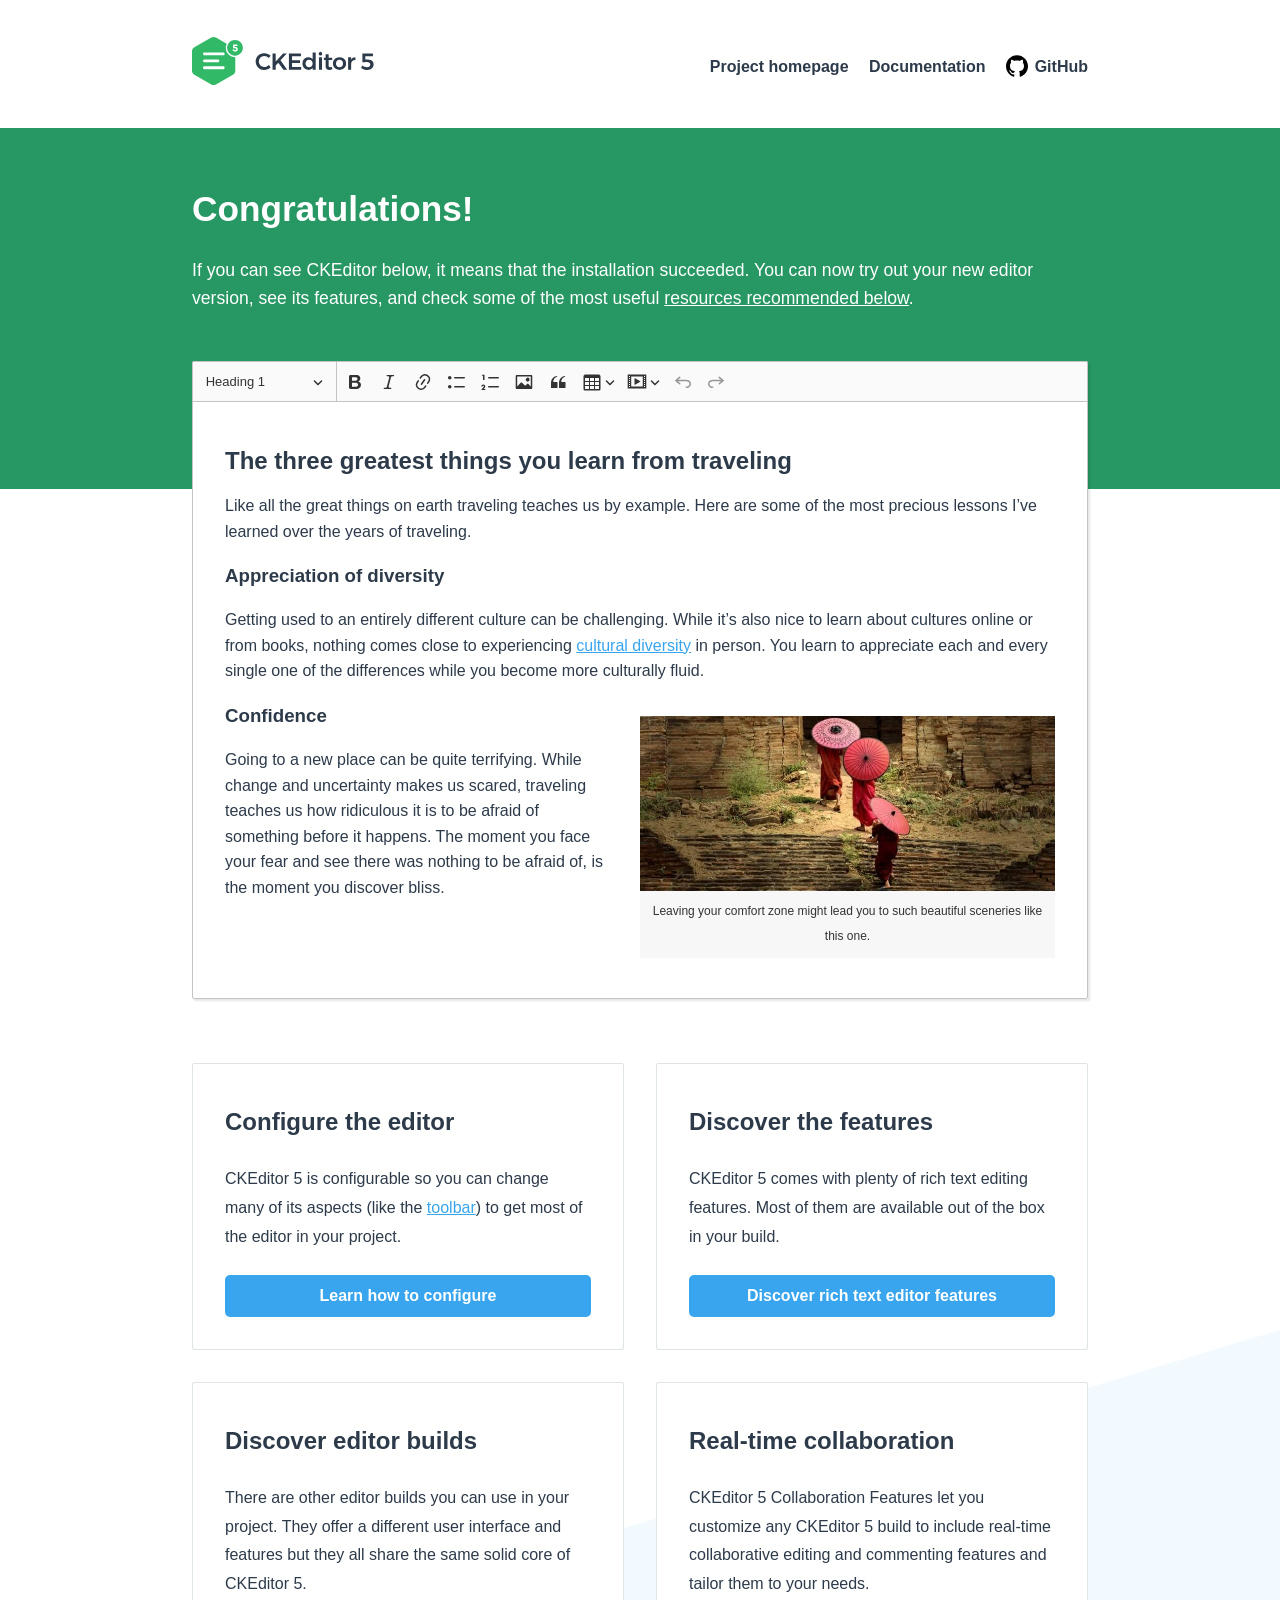
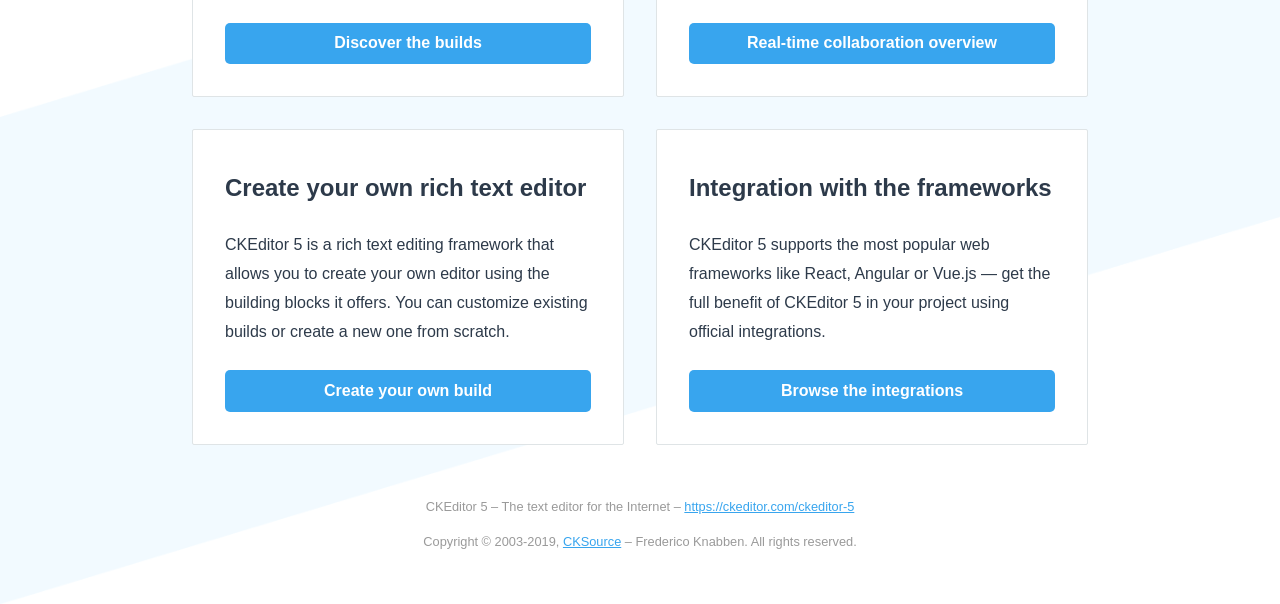
<file: ckeditor5/index.html>
<!DOCTYPE html>
<!--
Copyright (c) 2003-2019, CKSource - Frederico Knabben. All rights reserved.
For licensing, see LICENSE.md or https://ckeditor.com/legal/ckeditor-oss-license
-->
<html lang="en">
<head>
	<meta charset="utf-8">
	<meta name="viewport" content="width=device-width, initial-scale=1.0, maximum-scale=1.0" />
	<link type="text/css" href="sample/css/sample.css" rel="stylesheet" media="screen" />
	<title>CKEditor 5 – classic editor build sample</title>
</head>
<body>

<header>
	<div class="centered">
		<h1><a href="https://ckeditor.com/ckeditor-5"><img src="sample/img/logo.svg" alt="WYSIWYG editor - CKEditor 5" /></a></h1>

		<input type="checkbox" id="menu-toggle" />
		<label for="menu-toggle"></label>
		  
		<nav>
			<ul>
				<li><a href="https://ckeditor.com/ckeditor-5">Project homepage</a></li>
				<li><a href="https://ckeditor.com/docs/">Documentation</a></li>
				<li><a href="https://github.com/ckeditor/ckeditor5">GitHub</a></li>
			</ul>
		</nav>
	</div>
</header>

<main>
	<div class="message">
		<div class="centered">
			<h1>Congratulations!</h1>

			<p>If you can see CKEditor below, it means that the installation succeeded. You can now try out your new editor version, see its features,
			and check some of the most useful <a href="#references">resources recommended below</a>.</p>
		</div>
	</div>
	<div class="centered">
		<div id="editor">
			<h2>The three greatest things you learn from traveling</h2>

			<p>Like all the great things on earth traveling teaches us by example. Here are some of the most precious lessons I’ve learned over the years of traveling.</p>

			<h3>Appreciation of diversity</h3>

			<p>Getting used to an entirely different culture can be challenging. While it’s also nice to learn about cultures online or from books, nothing comes close to experiencing <a href="https://en.wikipedia.org/wiki/Cultural_diversity">cultural diversity</a> in person. You learn to appreciate each and every single one of the differences while you become more culturally fluid.</p>

			<figure class="image image-style-side"><img src="sample/img/umbrellas.jpg" alt="Three Monks walking on ancient temple.">
				<figcaption>Leaving your comfort zone might lead you to such beautiful sceneries like this one.</figcaption>
			</figure>

			<h3>Confidence</h3>

			<p>Going to a new place can be quite terrifying. While change and uncertainty makes us scared, traveling teaches us how ridiculous it is to be afraid of something before it happens. The moment you face your fear and see there was nothing to be afraid of, is the moment you discover bliss.</p>
		</div>

		<div id="references">
			<section>
				<h2>Configure the editor</h2>
				<p>CKEditor 5 is configurable so you can change many of its aspects (like the <a href="https://ckeditor.com/docs/ckeditor5/latest/builds/guides/integration/configuration.html#toolbar-setup">toolbar</a>) to get most of the editor in your project.</p>
				<p><a href="https://ckeditor.com/docs/ckeditor5/latest/builds/guides/integration/configuration.html">Learn how to configure</a></p>
			</section>

			<section>
				<h2>Discover the features</h2>
				<p>CKEditor 5 comes with plenty of rich text editing features. Most of them are available out of the box in your build.</p>
				<p><a href="https://ckeditor.com/docs/ckeditor5/latest/features/index.html">Discover rich text editor features</a></p>				</section>

			<section>
				<h2>Discover editor builds</h2>
				<p>There are other editor builds you can use in your project. They offer a different user interface and features but they all share the same solid core of CKEditor 5.</p>
				<p><a href="https://ckeditor.com/docs/ckeditor5/latest/builds/guides/overview.html">Discover the builds</a></p>
			</section>

			<section>
				<h2>Real-time collaboration</h2>
				<p>CKEditor 5 Collaboration Features let you customize any CKEditor 5 build to include real-time collaborative editing and commenting features and tailor them to your needs.</p>
				<p><a href="https://ckeditor.com/docs/ckeditor5/latest/features/collaboration/collaboration.html">Real-time collaboration overview</a></p>
			</section>

			<section>
				<h2>Create your own rich text editor</h2>
				<p>CKEditor 5 is a rich text editing framework that allows you to create your own editor using the building blocks it offers. You can customize existing builds or create a new one from scratch.</p>
				<p><a href="https://ckeditor.com/docs/ckeditor5/latest/builds/guides/development/custom-builds.html">Create your own build</a></p>
			</section>

			<section>
				<h2>Integration with the frameworks</h2>
				<p>CKEditor 5 supports the most popular web frameworks like React, Angular or Vue.js &mdash; get the full benefit of CKEditor 5 in your project using official integrations.</p>
				<p><a href="https://ckeditor.com/docs/ckeditor5/latest/builds/guides/integration/frameworks/overview.html">Browse the integrations</a></p>
			</section>	
		</div>
	</div>
</main>

<footer>
	<div>
		<p>CKEditor 5 – The text editor for the Internet – <a href="https://ckeditor.com/ckeditor-5">https://ckeditor.com/ckeditor-5</a></p>
		<p>Copyright © 2003-2019, <a href="https://cksource.com/">CKSource</a> – Frederico Knabben. All rights reserved.</p>
	</div>
</footer>

<script src="ckeditor.js"></script>

<script>
	ClassicEditor
		.create( document.querySelector( '#editor' ), {
			// toolbar: [ 'heading', '|', 'bold', 'italic', 'link' ]
		} )
		.then( editor => {
			window.editor = editor;
		} )
		.catch( err => {
			console.error( err.stack );
		} );
</script>

</body>
</html>
</file>
<file: ckeditor5/sample/css/sample.css>
/**
 * @license Copyright (c) 2003-2019, CKSource - Frederico Knabben. All rights reserved.
 * For licensing, see LICENSE.md or https://ckeditor.com/legal/ckeditor-oss-license
 */

:root {
	--ck-sample-base-spacing: 2em;
	--ck-sample-color-white: #fff;
	--ck-sample-color-green: #279863;
}

body, html {
	padding: 0;
	margin: 0;

	font-family: sans-serif, Arial, Verdana, "Trebuchet MS", "Apple Color Emoji", "Segoe UI Emoji", "Segoe UI Symbol";
	font-size: 16px;
	line-height: 22px;
}

body {
	height: 100%;
	color: #2D3A4A;
	background-image: url(../img/bg.png);
	background-repeat: no-repeat;
	background-position: 50% 100%;
	background-size: 100% auto;
}

body * {
	box-sizing: border-box;
}

a {
	color: #38A5EE;
}

abbr {
	border-bottom: 1px dotted #333;
	text-decoration: none;
}

.centered {
	max-width: 960px;
	margin: 0 auto;
	padding: 0 var(--ck-sample-base-spacing);
}

/* --------- HEADER ---------------------------------------------------------------------------- */

header .centered {
	display: flex;
	flex-flow: row nowrap;
	justify-content: space-between;
	align-items: center;
	min-height: 8em;
}

header h1 {
	margin: 0;
	font-size: 1em;
	display: inline-block;
}

header h1 a {
	display: inline-block;
	line-height: 0;
}

header h1 img {
	height: 3em;
}

header nav ul {
	margin: 0;
	padding: 0;
	list-style-type: none;
}

header nav ul li {
	display: inline-block;
}

header nav ul li + li {
	margin-left: 1em;
}

header nav ul li a {
	font-weight: bold;
	text-decoration: none;
	color: #2D3A4A;
}

header nav ul li a:hover {
	text-decoration: underline;
}

header nav ul li:last-child a::before {
	content: url(../img/github.svg);
	width: 1.4em;
	height: 1.4em;
	display: inline-block;
	margin-right: .4em;
	position: relative;
	top: .3em;
}

header input {
	display: none;
}

header label {
	display: none;
}

/* --------- MAIN ------------------------------------------------------------------------------- */

main .message {
	padding: 0 0 var(--ck-sample-base-spacing);
	background: var(--ck-sample-color-green);
	color: var(--ck-sample-color-white);
}

main .message::after {
	content: "";
	z-index: -1;
	display: block;
	height: 10em;
	width: 100%;
	background: var(--ck-sample-color-green);
	position: absolute;
	left: 0;
}

main .message h1 {
	padding-top: var(--ck-sample-base-spacing);
	margin: 0 0 1em;
	font-size: 2.2em;
}

main .message p {
	font-size: 1.1em;
	line-height: 1.6em;
}

main .message p a {
	color: var(--ck-sample-color-white);
}

main #editor {
	background: var(--ck-sample-color-white);
	box-shadow: 2px 2px 2px rgba(0,0,0,.1);
	border: 1px solid #DFE4E6;			
	border-bottom-color: #cdd0d2;
	border-right-color: #cdd0d2;
}

main .ck.ck-editor {
	box-shadow: 2px 2px 2px rgba(0,0,0,.1);
}

main .ck.ck-content {
	font-size: 1em;
	line-height: 1.6em;
	margin-bottom: 0.8em;
	min-height: 200px;
	padding: 1.5em 2em;
}

main #references {
	margin: 4em 0 var(--ck-sample-base-spacing);
	display: grid;
	grid-template-columns: repeat( auto-fit, minmax(320px, 1fr) );
	grid-gap: var(--ck-sample-base-spacing);
}

main #references > section {
	background: var(--ck-sample-color-white);
	border-radius: 2px;
	border: 1px solid #DFE4E6;			
	padding: var(--ck-sample-base-spacing);
	line-height: 1.8em;

	display: flex;
	flex-flow: column nowrap;
	justify-content: space-between;
}

main #references > section h2 {
	margin: .5em 0;
}

main #references > section p:first-of-type {
	flex: 1 0 auto;
}

main #references > section p:last-child {
	margin: calc(.25*var(--ck-sample-base-spacing)) 0 0;
}

main #references > section p:last-child a {
	background: #38A5EE;
	border-radius: 5px;
	padding: .4em 1em;
	color: var(--ck-sample-color-white);
	text-decoration: none;
	font-weight: bold;
	display: block;
	text-align: center;
}

main #references > section p:last-child a:hover {
	background: #218cd4;
}

/* --------- MAIN / DOCUMENT EDITOR --------------------------------------------------------------- */

main .document-editor {
	border: 1px solid #DFE4E6;
	border-bottom-color: #cdd0d2;
	border-right-color: #cdd0d2;
	border-radius: 2px;
	max-height: 700px;
	display: flex;
	flex-flow: column nowrap;
	box-shadow: 2px 2px 2px rgba(0,0,0,.1);
}

main .toolbar-container {
	z-index: 1;
	position: relative;
	box-shadow: 2px 2px 1px rgba(0,0,0,.05);
}

main .toolbar-container .ck.ck-toolbar {
	border-top-width: 0;
	border-left-width: 0;
	border-right-width: 0;
	border-radius: 0;
}

main .content-container {
	padding: var(--ck-sample-base-spacing);
	background: #eee;
	overflow-y: scroll;
}

main .content-container #editor {
	border-top-left-radius: 0;
	border-top-right-radius: 0;

	width: 15.8cm;
	min-height: 21cm;
	padding: 1cm 1cm 2cm;
	margin: 0 auto;
	box-shadow: 2px 2px 1px rgba(0,0,0,.05);
}

/* --------- FOOTER ------------------------------------------------------------------------------- */

footer {
	margin: calc(2*var(--ck-sample-base-spacing)) var(--ck-sample-base-spacing);
	font-size: .8em;
	text-align: center;
	color: rgba(0,0,0,.4);
}

/* --------- RWD ------------------------------------------------------------------------------- */

@media (max-width: 900px) {
	header .centered {
		padding-top: var(--ck-sample-base-spacing);
		padding-bottom: var(--ck-sample-base-spacing);
		flex-flow: column nowrap;
		align-items: stretch;
		min-height: unset;
	}

	header h1 {
		text-align: center;
		margin-bottom: var(--ck-sample-base-spacing);
	}

	header nav ul {
		text-align: center;
	}
}

@media (max-width: 600px) {
	header .centered {
		padding-left: 0;
		padding-right: 0;
	}

	header nav {
		position: absolute;
		top: 0;
		left: 0;
		right: 0;		
		background: #fff;
		padding: 1em 0;
		transition: all .4s ease-out;
		transform: translateY(-100%);
		overflow: hidden;
	}

	header h1 {
		margin: 0;
	}

	header nav ul li {
		display: block;
		line-height: 3em;
		margin-bottom: 1px;
	}

	header nav ul li a {
		display: block;
	}

	header nav ul li a:hover {
		background: #eee;
	}

	header nav ul li + li {
		margin-left: 0;
	}

	header label {
		display: block;
		color: #fff;
		width: 40px;
		height: 40px;
		position: absolute;
		top: 10px;
		left: 10px;
		z-index: 1;
		transition: transform .2s ease-out;
		transform: rotate(0deg);
		background: url([data-uri]) center center no-repeat;
	}

	header input:checked ~ nav {
		transform: translateY(0%);
		box-shadow: 0 3px 3px rgba(0,0,0,.1);		
	}

	header input:checked ~ label {
		background-image: url([data-uri]);
		transform: rotate(180deg);
	}

	main #references {
		grid-template-columns: repeat( auto-fit, minmax(240px, 1fr) );
	}
}
</file>
